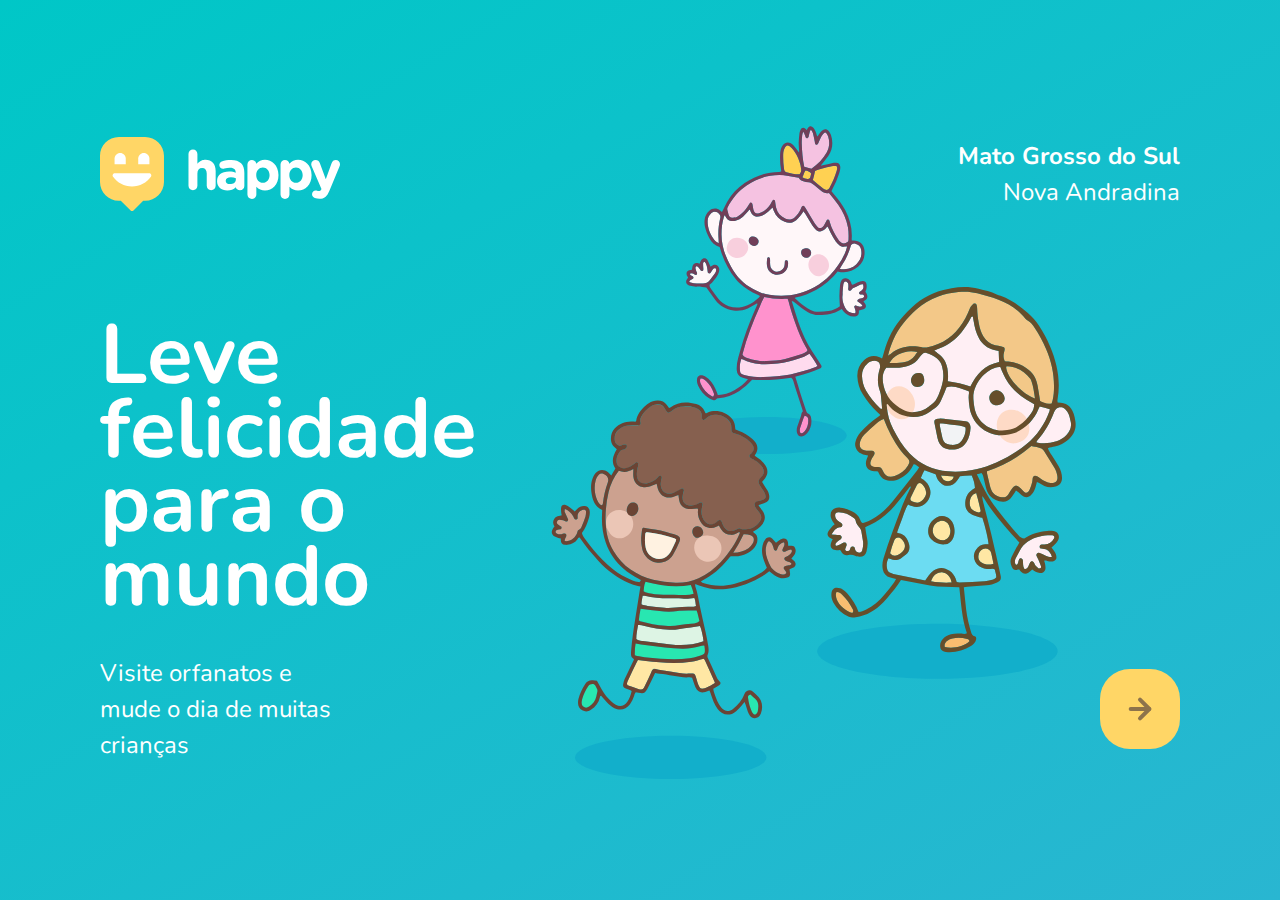
<file: NLW/index.html>
<!DOCTYPE html>
<html lang="pt_BR">
  <head>
    <meta charset="UTF-8" />
    <meta name="viewport" content="width=device-width, initial-scale=1.0" />
    <title>Happy</title>

    <link rel="icon" href="./public/images/logo-icon.png" />

    <link rel="stylesheet" href="./public/css/main.css" />
    <link rel="stylesheet" href="./public/css/animation.css" />
    <link rel="stylesheet" href="./public/css/page-landing.css" />

    <link
      href="https://fonts.googleapis.com/css2?family=Nunito:wght@400;600;800&display=swap"
      rel="stylesheet"
    />
  </head>
  <body>
    <div id="page-landing">
      <div id="container">
        <header>
          <img
            class="animate-up"
            id="logo"
            src="./public/images/logo.svg"
            alt="Logo Marca de Happy"
          />

          <div class="location animate-up">
            <strong>Mato Grosso do Sul</strong>
            <p>Nova Andradina</p>
          </div>
        </header>

        <main>
          <h1 class="animate-up">Leve felicidade para o mundo</h1>

          <section class="visit">
            <p class="animate-up">
              Visite orfanatos e mude o dia de muitas crianças
            </p>

            <a
              href="orphanages.html"
              title="Visite orfanatos"
              class="animate-up"
            >
              <img src="./public/images/arrow.svg" alt="Ir para o mapa" />
            </a>
          </section>
        </main>
      </div>
    </div>
  </body>
</html>
</file>
<file: NLW/public/css/main.css>
* {
  margin: 0;
  padding: 0;
  box-sizing: border-box;
}

body {
  height: 100vh;
  color: white;
  background: #ebf2f5;
}

:root {
  font-size: 62.5%;
}

body,
input,
button,
textarea {
  font: 400 1.8rem/1 "Nunito", sans-serif;
}
</file>
<file: NLW/public/css/animation.css>
/*animações*/
@keyframes up {
  from {
    opacity: 0;
    transform: translateY(16px);
  }

  to {
    opacity: 1;
    transform: translateY(0px);
  }
}

@keyframes right {
  from {
    transform: translateX(-100%);
  }
  to {
    transform: translateX(0);
  }
}

@keyframes appear {
  from {
    opacity: 0;
  }
  to {
    opacity: 1;
  }
}

.animate-up {
  animation-name: up;
  animation-duration: 300ms;
  animation-fill-mode: backwards;
}

.animate-right {
  animation-name: right;
  animation-duration: 300ms;
}

.animate-appear {
  animation-name: appear;
  animation-duration: 300ms;
  animation-fill-mode: backwards;
}
</file>
<file: NLW/public/css/page-landing.css>
#page-landing {
  background: linear-gradient(329.54deg, #29b6d1 0%, #00c7c7 100%) no-repeat;

  text-align: center;
  min-height: 100vh;

  display: flex;
}

#container {
  margin: auto;
  width: min(90%, 112rem);
}

.location,
h1,
.visit p {
  height: 16vh;
}

#logo {
  animation-delay: 50ms;
}

.location {
  animation-delay: 100ms;
}

main h1 {
  animation-delay: 150ms;
  font-size: clamp(4rem, 8vw, 8.4rem);
}

.visit p {
  animation-delay: 200ms;
}

.visit a {
  width: 8rem;
  height: 8rem;
  background: #ffd666;

  border: none;
  border-radius: 3rem;

  display: flex;
  align-items: center;
  justify-content: center;

  margin: auto;

  transition: background 200ms;
  animation-delay: 250ms;
}

.visit a:hover {
  background: #96feff;
}

/*desktop*/
@media (min-width: 760px) {
  #container {
    padding: 5rem 2rem;
    /*shorthand background: image repeat position / size/ */
    background: url("../images/bg.svg") no-repeat 80% /
      clamp(30rem, 54vw, 54rem);
  }

  header {
    display: flex;
    align-items: center;
    justify-content: space-between;
  }

  .location,
  h1,
  .visit p {
    height: initial;
    text-align: initial;
  }

  .location {
    text-align: right;
    font-size: 2.4rem;
    line-height: 1.5;
  }

  main h1 {
    font-weight: bold;
    line-height: 0.88;

    margin: clamp(10%, 9vh, 12%) 0 4rem;

    width: min(300px, 80%);
  }

  .visit {
    display: flex;
    align-items: center;
    justify-content: space-between;
  }

  .visit p {
    font-size: 2.4rem;
    line-height: 1.5;
    width: clamp(20rem, 20vw, 30rem);
  }

  .visit a {
    margin: initial;
  }
}
</file>
